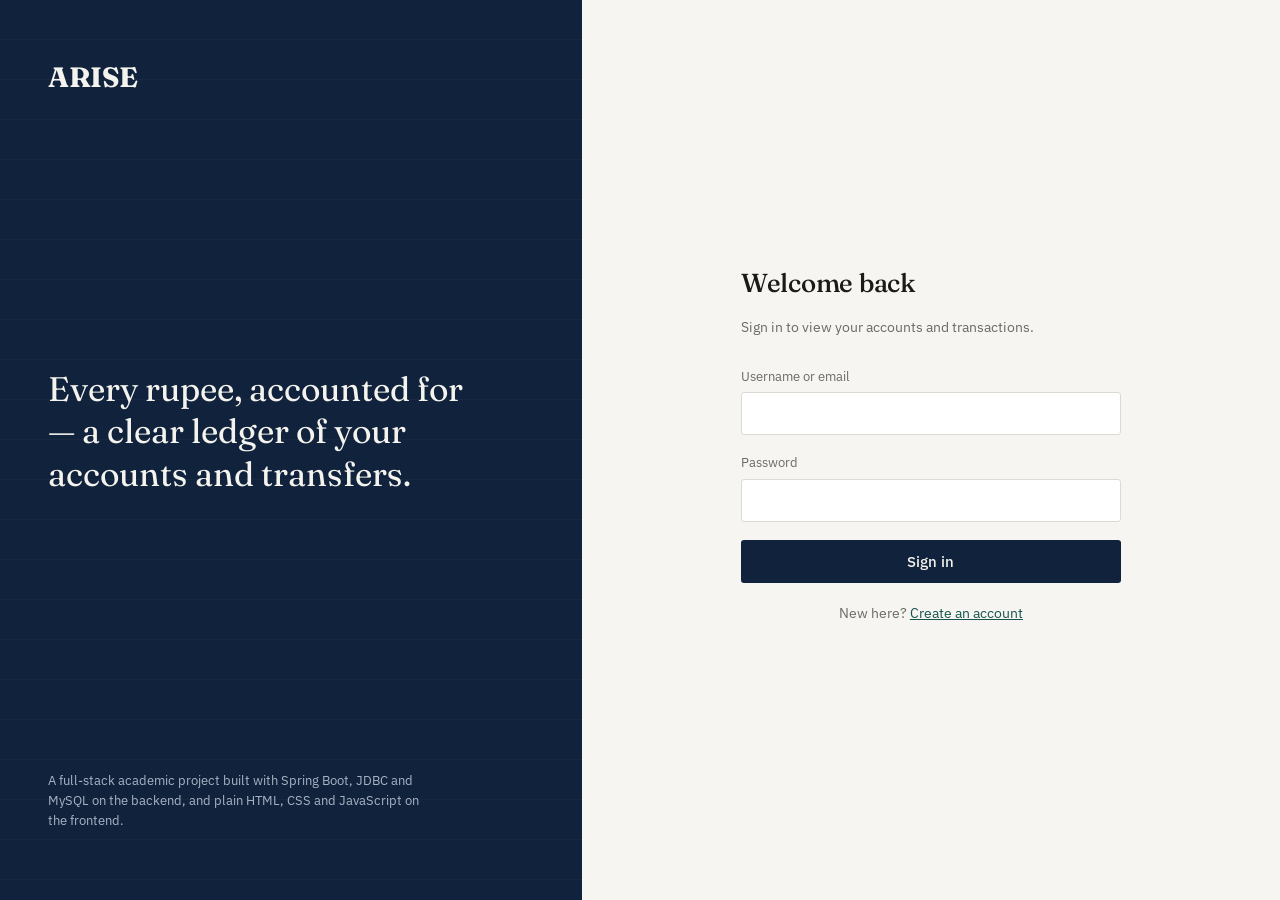
<file: frontend/index.html>
<!DOCTYPE html>
<html lang="en">
<head>
<meta charset="UTF-8" />
<meta name="viewport" content="width=device-width, initial-scale=1.0" />
<title>Sign in · Arise Bank</title>
<link rel="stylesheet" href="css/style.css" />
</head>
<body>

<div class="auth-shell">
  <div class="auth-brand">
    <div class="brand"><B>ARISE</B></div>
    <div>
      <p class="tagline">Every rupee, accounted for — a clear ledger of your accounts and transfers.</p>
    </div>
    <p class="foot-note">A full-stack academic project built with Spring Boot, JDBC and MySQL on the backend, and plain HTML, CSS and JavaScript on the frontend.</p>
  </div>

  <div class="auth-form-side">
    <form class="auth-form" id="loginForm" novalidate>
      <h1>Welcome back</h1>
      <p class="sub">Sign in to view your accounts and transactions.</p>

      <div class="alert" id="alertBox"></div>

      <div class="field">
        <label for="usernameOrEmail">Username or email</label>
        <input type="text" id="usernameOrEmail" required autocomplete="username" />
      </div>

      <div class="field">
        <label for="password">Password</label>
        <input type="password" id="password" required autocomplete="current-password" />
      </div>

      <button type="submit" class="btn btn-primary" id="loginBtn">Sign in</button>

      <p class="auth-switch">New here? <a href="register.html">Create an account</a></p>
    </form>
  </div>
</div>

<script src="js/api.js"></script>
<script src="js/login.js"></script>
</body>
</html>
</file>
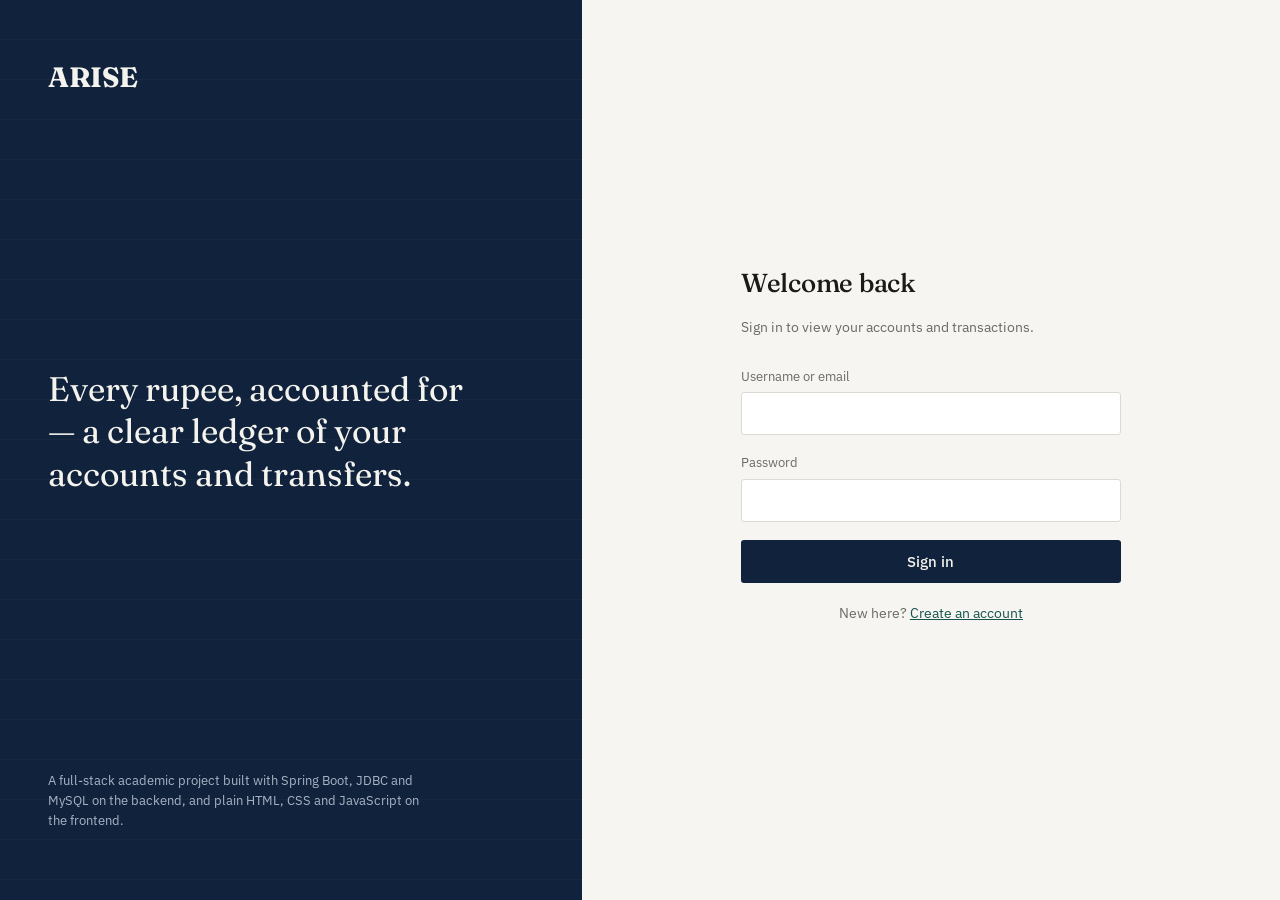
<file: frontend/account.html>
<!DOCTYPE html>
<html lang="en">
<head>
<meta charset="UTF-8" />
<meta name="viewport" content="width=device-width, initial-scale=1.0" />
<title>Accounts · Ledgerly Bank</title>
<link rel="stylesheet" href="css/style.css" />
</head>
<body>

<div class="app-shell">
  <aside class="sidebar">
    <div class="brand">Ledger<span>ly</span></div>
    <nav>
      <a href="dashboard.html">Dashboard</a>
      <a href="account.html" class="active">Accounts</a>
      <a href="transactions.html">Transactions</a>
    </nav>
    <div class="user-chip">
      <strong id="sidebarName">—</strong>
      <span id="sidebarEmail">—</span>
      <button class="logout-btn" onclick="logout()">Log out</button>
    </div>
  </aside>

  <main class="main">
    <div class="page-head">
      <h1>Accounts &amp; profile</h1>
      <p class="sub">Manage your bank accounts and personal details.</p>
    </div>

    <div class="alert" id="pageAlert"></div>

    <!-- Profile panel -->
    <div class="panel">
      <h2>Your profile</h2>
      <p class="panel-sub">These details are stored in the <span class="mono">users</span> table.</p>
      <form id="profileForm">
        <div class="form-inline">
          <div class="field">
            <label for="profName">Full name</label>
            <input type="text" id="profName" required />
          </div>
          <div class="field">
            <label for="profEmail">Email</label>
            <input type="email" id="profEmail" required />
          </div>
        </div>
        <div class="form-inline">
          <div class="field">
            <label for="profPhone">Phone number</label>
            <input type="tel" id="profPhone" required />
          </div>
          <div class="field">
            <label for="profUsername">Username (fixed)</label>
            <input type="text" id="profUsername" disabled />
          </div>
        </div>
        <div class="table-actions">
          <button type="submit" class="btn btn-teal" style="width:auto;">Save changes</button>
          <button type="button" class="btn btn-danger" style="width:auto;" id="deleteAccountBtn">Delete my profile</button>
        </div>
      </form>
    </div>

    <!-- Accounts panel -->
    <div class="panel">
      <div class="toolbar">
        <div>
          <h2 style="margin-bottom:4px;">Your bank accounts</h2>
          <p class="panel-sub" style="margin-bottom:0;">Open a new account or manage an existing one.</p>
        </div>
        <button class="btn btn-primary" style="width:auto;" id="openCreateModal">+ New account</button>
      </div>
      <div class="grid-2" id="accountsGrid">
        <p class="loading-text">Loading accounts…</p>
      </div>
    </div>
  </main>
</div>

<!-- Create account modal -->
<div class="modal-backdrop" id="createModalBackdrop">
  <div class="modal">
    <h3>Open a new account</h3>
    <div class="alert" id="createAlert"></div>
    <form id="createAccountForm">
      <div class="field">
        <label for="newAccountType">Account type</label>
        <select id="newAccountType" required>
          <option value="SAVINGS">Savings</option>
          <option value="CURRENT">Current</option>
        </select>
      </div>
      <div class="field">
        <label for="initialDeposit">Initial deposit (₹)</label>
        <input type="number" id="initialDeposit" min="0" step="0.01" value="0" />
      </div>
      <div class="modal-actions">
        <button type="button" class="btn btn-outline" id="cancelCreate">Cancel</button>
        <button type="submit" class="btn btn-primary">Create account</button>
      </div>
    </form>
  </div>
</div>

<!-- Edit account type modal -->
<div class="modal-backdrop" id="editModalBackdrop">
  <div class="modal">
    <h3>Update account</h3>
    <div class="alert" id="editAlert"></div>
    <form id="editAccountForm">
      <input type="hidden" id="editAccountId" />
      <div class="field">
        <label for="editAccountType">Account type</label>
        <select id="editAccountType" required>
          <option value="SAVINGS">Savings</option>
          <option value="CURRENT">Current</option>
        </select>
      </div>
      <div class="modal-actions">
        <button type="button" class="btn btn-outline" id="cancelEdit">Cancel</button>
        <button type="submit" class="btn btn-primary">Save</button>
      </div>
    </form>
  </div>
</div>

<script src="js/api.js"></script>
<script src="js/account.js"></script>
</body>
</html>
</file>
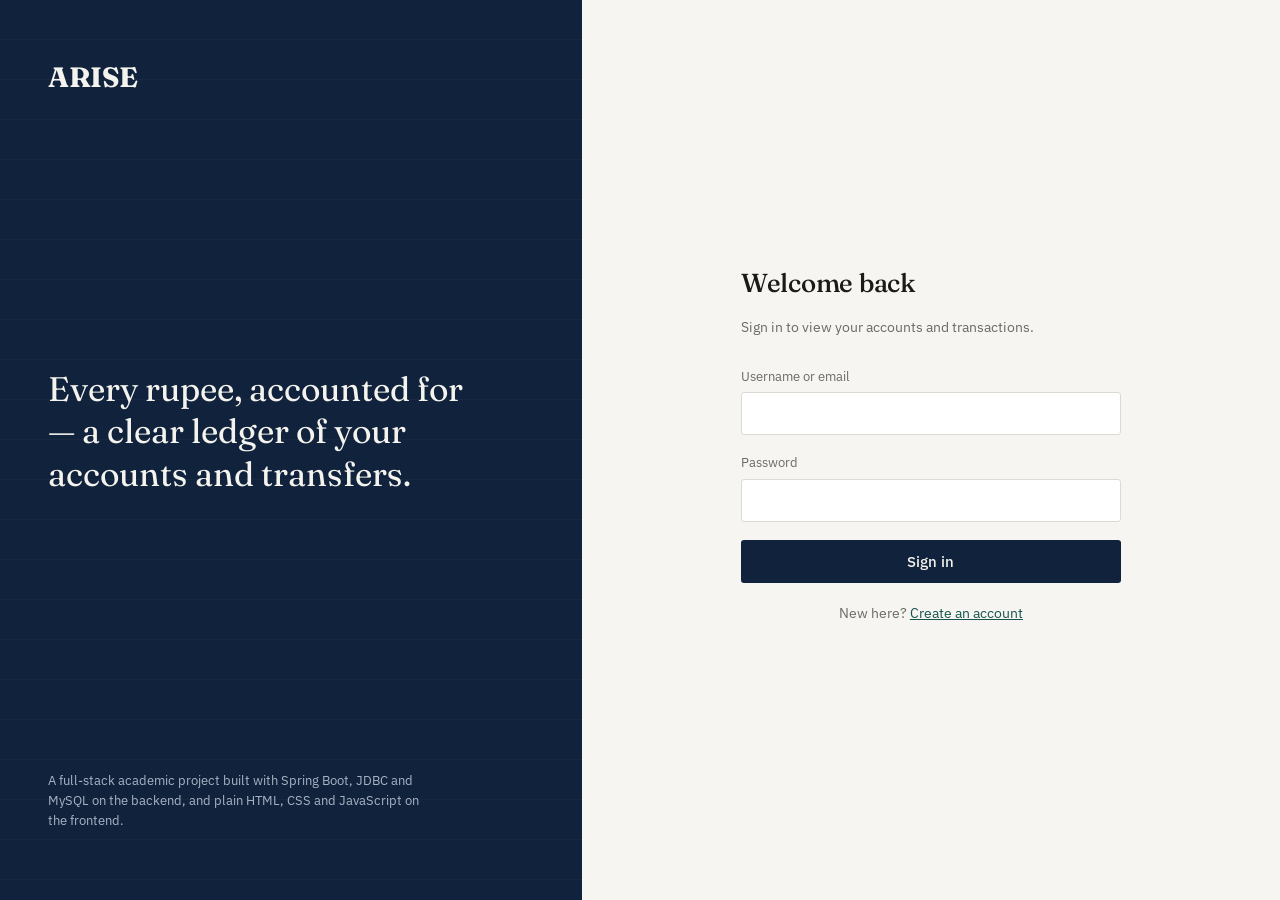
<file: frontend/dashboard.html>
<!DOCTYPE html>
<html lang="en">
<head>
<meta charset="UTF-8" />
<meta name="viewport" content="width=device-width, initial-scale=1.0" />
<title>Dashboard · Ledgerly Bank</title>
<link rel="stylesheet" href="css/style.css" />
</head>
<body>

<div class="app-shell">
  <aside class="sidebar">
    <div class="brand">Ledger<span>ly</span></div>
    <nav>
      <a href="dashboard.html" class="active">Dashboard</a>
      <a href="account.html">Accounts</a>
      <a href="transactions.html">Transactions</a>
    </nav>
    <div class="user-chip">
      <strong id="sidebarName">—</strong>
      <span id="sidebarEmail">—</span>
      <button class="logout-btn" onclick="logout()">Log out</button>
    </div>
  </aside>

  <main class="main">
    <div class="page-head">
      <h1>Dashboard</h1>
      <p class="sub">A snapshot of your accounts and recent activity.</p>
    </div>

    <div class="panel">
      <div class="stat-row" id="statRow">
        <p class="loading-text">Loading your details…</p>
      </div>
    </div>

    <div class="panel">
      <h2>Your accounts</h2>
      <p class="panel-sub">Every bank account linked to your profile.</p>
      <div class="grid-2" id="accountsGrid">
        <p class="loading-text">Loading accounts…</p>
      </div>
    </div>

    <div class="panel">
      <h2>Recent transactions</h2>
      <p class="panel-sub" id="recentSub">Latest activity on your first account.</p>
      <div class="ledger" id="recentLedger">
        <p class="loading-text">Loading transactions…</p>
      </div>
    </div>
  </main>
</div>

<script src="js/api.js"></script>
<script src="js/dashboard.js"></script>
</body>
</html>
</file>
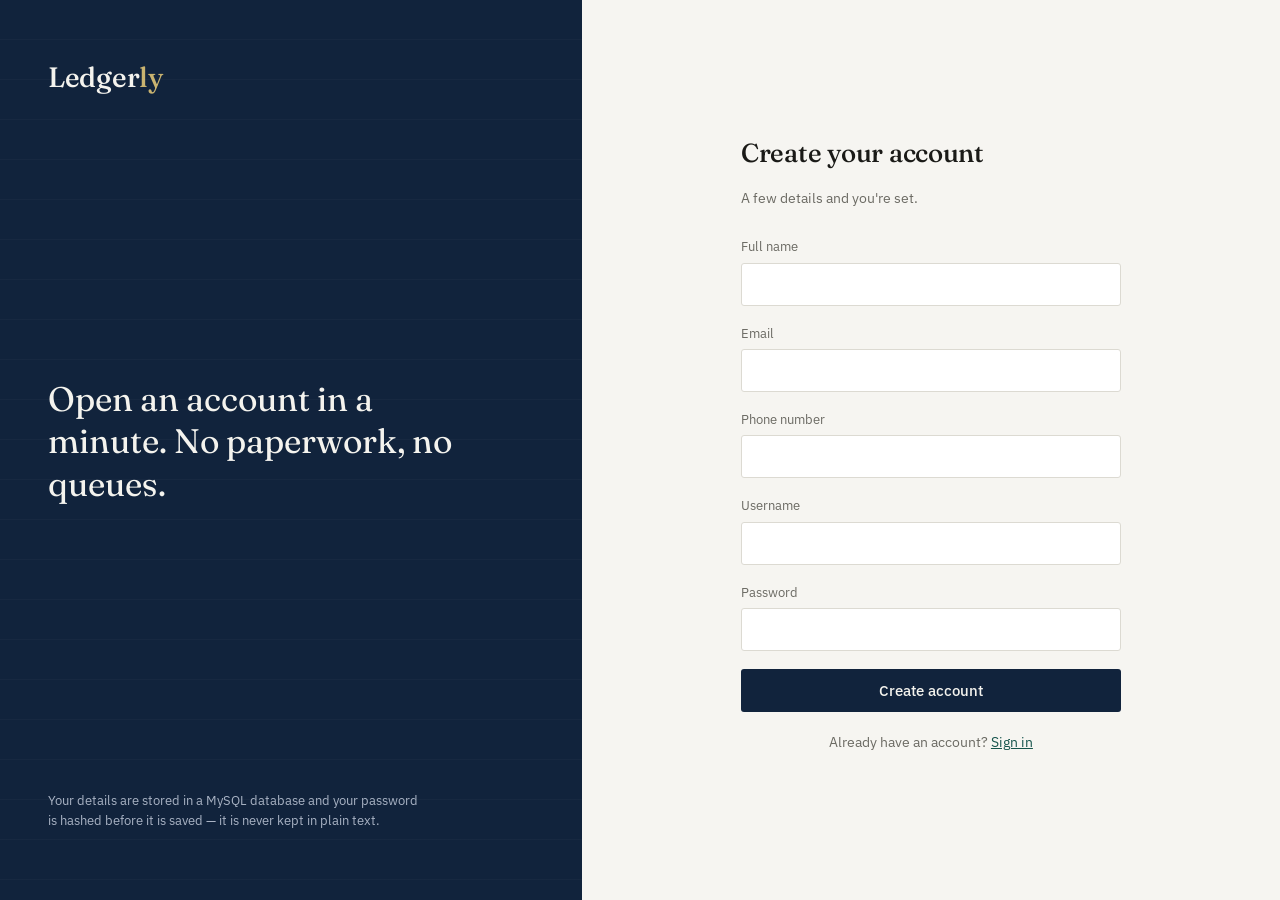
<file: frontend/register.html>
<!DOCTYPE html>
<html lang="en">
<head>
<meta charset="UTF-8" />
<meta name="viewport" content="width=device-width, initial-scale=1.0" />
<title>Create account · Ledgerly Bank</title>
<link rel="stylesheet" href="css/style.css" />
</head>
<body>

<div class="auth-shell">
  <div class="auth-brand">
    <div class="brand">Ledger<span>ly</span></div>
    <div>
      <p class="tagline">Open an account in a minute. No paperwork, no queues.</p>
    </div>
    <p class="foot-note">Your details are stored in a MySQL database and your password is hashed before it is saved — it is never kept in plain text.</p>
  </div>

  <div class="auth-form-side">
    <form class="auth-form" id="registerForm" novalidate>
      <h1>Create your account</h1>
      <p class="sub">A few details and you're set.</p>

      <div class="alert" id="alertBox"></div>

      <div class="field">
        <label for="name">Full name</label>
        <input type="text" id="name" required />
      </div>

      <div class="field">
        <label for="email">Email</label>
        <input type="email" id="email" required autocomplete="email" />
      </div>

      <div class="field">
        <label for="phoneNumber">Phone number</label>
        <input type="tel" id="phoneNumber" required />
      </div>

      <div class="field">
        <label for="username">Username</label>
        <input type="text" id="username" required autocomplete="username" />
      </div>

      <div class="field">
        <label for="password">Password</label>
        <input type="password" id="password" required autocomplete="new-password" />
      </div>

      <button type="submit" class="btn btn-primary" id="registerBtn">Create account</button>

      <p class="auth-switch">Already have an account? <a href="index.html">Sign in</a></p>
    </form>
  </div>
</div>

<script src="js/api.js"></script>
<script src="js/register.js"></script>
</body>
</html>
</file>
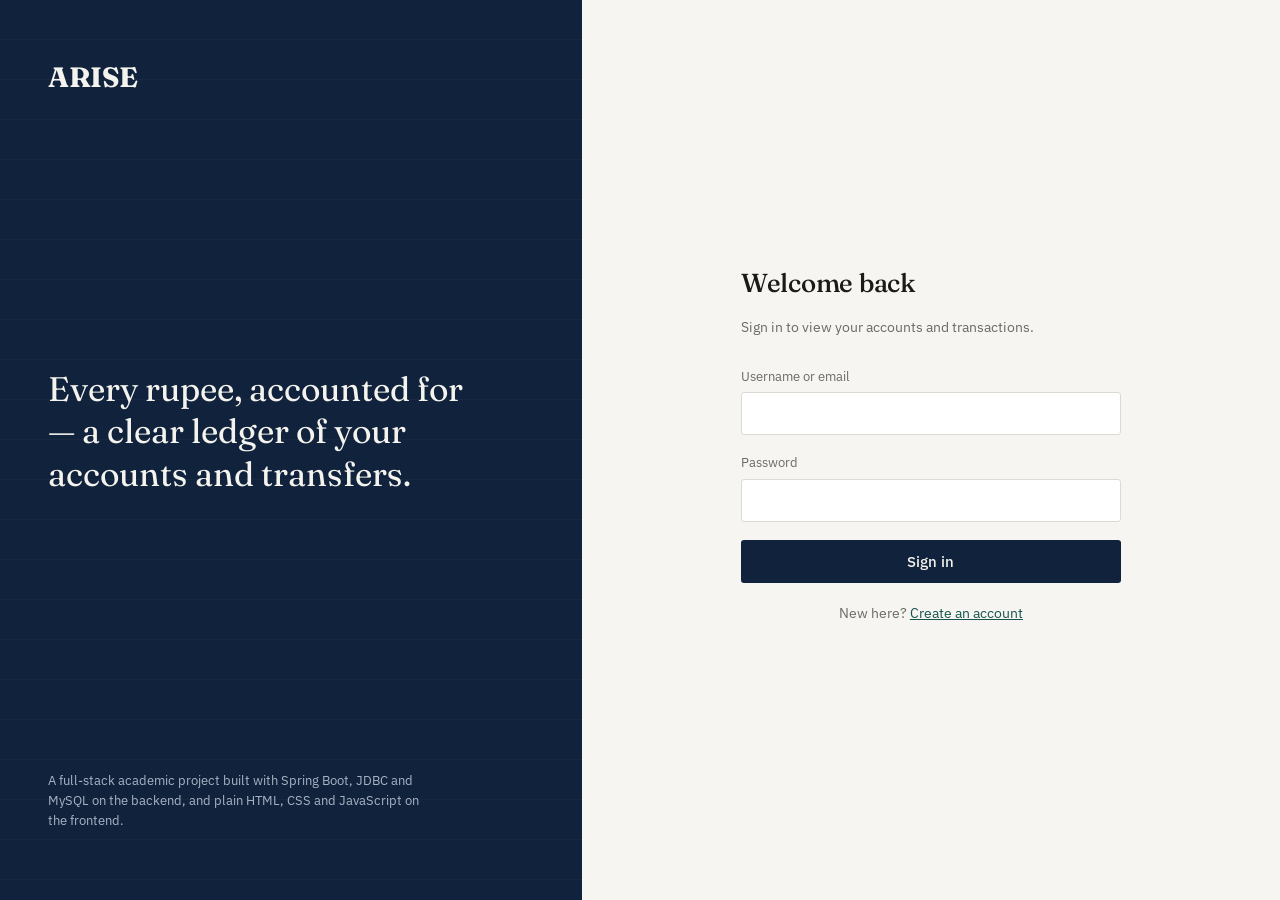
<file: frontend/transactions.html>
<!DOCTYPE html>
<html lang="en">
<head>
<meta charset="UTF-8" />
<meta name="viewport" content="width=device-width, initial-scale=1.0" />
<title>Transactions · Ledgerly Bank</title>
<link rel="stylesheet" href="css/style.css" />
</head>
<body>

<div class="app-shell">
  <aside class="sidebar">
    <div class="brand">Ledger<span>ly</span></div>
    <nav>
      <a href="dashboard.html">Dashboard</a>
      <a href="account.html">Accounts</a>
      <a href="transactions.html" class="active">Transactions</a>
    </nav>
    <div class="user-chip">
      <strong id="sidebarName">—</strong>
      <span id="sidebarEmail">—</span>
      <button class="logout-btn" onclick="logout()">Log out</button>
    </div>
  </aside>

  <main class="main">
    <div class="page-head">
      <h1>Transactions</h1>
      <p class="sub">Move money and review your history.</p>
    </div>

    <div class="panel">
      <div class="field" style="max-width:340px;">
        <label for="accountSelect">Account</label>
        <select id="accountSelect"></select>
      </div>

      <div class="tabs">
        <button data-tab="deposit" class="active">Deposit</button>
        <button data-tab="withdraw">Withdraw</button>
        <button data-tab="transfer">Transfer</button>
      </div>

      <div class="alert" id="txnAlert"></div>

      <form id="depositForm" class="txn-form">
        <div class="form-inline">
          <div class="field">
            <label for="depositAmount">Amount (₹)</label>
            <input type="number" id="depositAmount" min="0.01" step="0.01" required />
          </div>
          <div class="field">
            <label for="depositDesc">Note (optional)</label>
            <input type="text" id="depositDesc" placeholder="e.g. Salary" />
          </div>
        </div>
        <button type="submit" class="btn btn-teal" style="width:auto;">Deposit</button>
      </form>

      <form id="withdrawForm" class="txn-form" style="display:none;">
        <div class="form-inline">
          <div class="field">
            <label for="withdrawAmount">Amount (₹)</label>
            <input type="number" id="withdrawAmount" min="0.01" step="0.01" required />
          </div>
          <div class="field">
            <label for="withdrawDesc">Note (optional)</label>
            <input type="text" id="withdrawDesc" placeholder="e.g. ATM withdrawal" />
          </div>
        </div>
        <button type="submit" class="btn btn-danger" style="width:auto;background:var(--red);color:#fff;">Withdraw</button>
      </form>

      <form id="transferForm" class="txn-form" style="display:none;">
        <div class="form-inline">
          <div class="field">
            <label for="toAccountNumber">Recipient account number</label>
            <input type="text" id="toAccountNumber" required />
          </div>
          <div class="field">
            <label for="transferAmount">Amount (₹)</label>
            <input type="number" id="transferAmount" min="0.01" step="0.01" required />
          </div>
        </div>
        <div class="field">
          <label for="transferDesc">Note (optional)</label>
          <input type="text" id="transferDesc" placeholder="e.g. Rent" />
        </div>
        <button type="submit" class="btn btn-primary" style="width:auto;">Transfer</button>
      </form>
    </div>

    <div class="panel">
      <h2>Transaction history</h2>
      <p class="panel-sub" id="historySub">Full history for the selected account.</p>
      <div class="ledger" id="historyLedger">
        <p class="loading-text">Loading…</p>
      </div>
    </div>
  </main>
</div>

<script src="js/api.js"></script>
<script src="js/transactions.js"></script>
</body>
</html>
</file>
<file: frontend/css/style.css>
/* =====================================================================
   Banking Management System — shared styles
   Design concept: a modern take on a bank passbook/ledger — hairline
   rules instead of card shadows, tabular numerals for money, a deep
   ink sidebar rather than a generic SaaS dashboard shell.
   ===================================================================== */

@import url('https://fonts.googleapis.com/css2?family=Fraunces:opsz,wght@9..144,400;9..144,500;9..144,600&family=IBM+Plex+Sans:wght@400;500;600&family=IBM+Plex+Mono:wght@500&display=swap');

:root {
  --ink: #11233c;
  --ink-soft: #1c3557;
  --paper: #f6f5f1;
  --paper-raised: #ffffff;
  --line: #dcdad2;
  --line-soft: #ebe9e2;
  --teal: #1f6f65;
  --teal-dark: #16544c;
  --gold: #b98a2e;
  --red: #a23b3b;
  --green: #2e7d4f;
  --text: #1a1a17;
  --text-muted: #6b6a63;
  --text-inverse: #f4f3ee;
  --radius: 3px;
  --shadow: 0 1px 2px rgba(17, 35, 60, 0.06);
}

* { box-sizing: border-box; }

body {
  margin: 0;
  font-family: 'IBM Plex Sans', -apple-system, sans-serif;
  background: var(--paper);
  color: var(--text);
  font-size: 15px;
  line-height: 1.55;
}

h1, h2, h3, .brand {
  font-family: 'Fraunces', Georgia, serif;
  font-weight: 500;
  letter-spacing: -0.01em;
  margin: 0;
}

.amount, .mono {
  font-family: 'IBM Plex Mono', monospace;
  font-variant-numeric: tabular-nums;
}

a { color: var(--teal-dark); }

button { font-family: inherit; cursor: pointer; }

/* ---------------- Auth pages (login / register) ---------------- */

.auth-shell {
  min-height: 100vh;
  display: grid;
  grid-template-columns: 1fr;
}

@media (min-width: 900px) {
  .auth-shell { grid-template-columns: 5fr 6fr; }
}

.auth-brand {
  background: var(--ink);
  color: var(--text-inverse);
  padding: 56px 48px;
  display: flex;
  flex-direction: column;
  justify-content: space-between;
  position: relative;
  overflow: hidden;
}

.auth-brand::after {
  content: "";
  position: absolute;
  inset: 0;
  background-image: repeating-linear-gradient(
    to bottom,
    transparent, transparent 39px,
    rgba(244,243,238,0.05) 40px
  );
  pointer-events: none;
}

.auth-brand .brand { font-size: 28px; color: var(--text-inverse); }
.auth-brand .brand span { color: #c9b370; }

.auth-brand .tagline {
  font-family: 'Fraunces', serif;
  font-size: 34px;
  line-height: 1.25;
  max-width: 420px;
  margin-top: 40px;
}

.auth-brand .foot-note {
  font-size: 13px;
  color: #a9b3c4;
  max-width: 380px;
}

.auth-form-side {
  display: flex;
  align-items: center;
  justify-content: center;
  padding: 40px 24px;
}

.auth-form {
  width: 100%;
  max-width: 380px;
}

.auth-form h1 { font-size: 26px; margin-bottom: 6px; }
.auth-form .sub { color: var(--text-muted); margin-bottom: 28px; font-size: 14px; }

/* ---------------- Form elements ---------------- */

.field { margin-bottom: 18px; }

.field label {
  display: block;
  font-size: 12.5px;
  color: var(--text-muted);
  margin-bottom: 6px;
}

.field input, .field select {
  width: 100%;
  padding: 11px 12px;
  border: 1px solid var(--line);
  border-radius: var(--radius);
  background: var(--paper-raised);
  font-size: 14.5px;
  font-family: inherit;
  color: var(--text);
}

.field input:focus, .field select:focus {
  outline: none;
  border-color: var(--teal);
  box-shadow: 0 0 0 3px rgba(31, 111, 101, 0.15);
}

.btn {
  display: inline-flex;
  align-items: center;
  justify-content: center;
  gap: 8px;
  padding: 11px 20px;
  border-radius: var(--radius);
  border: 1px solid transparent;
  font-size: 14.5px;
  font-weight: 500;
  width: 100%;
}

.btn-primary { background: var(--ink); color: var(--text-inverse); }
.btn-primary:hover { background: var(--ink-soft); }

.btn-teal { background: var(--teal); color: white; }
.btn-teal:hover { background: var(--teal-dark); }

.btn-outline { background: transparent; border-color: var(--line); color: var(--text); }
.btn-outline:hover { border-color: var(--ink); }

.btn-danger { background: transparent; border-color: var(--red); color: var(--red); }
.btn-danger:hover { background: var(--red); color: white; }

.auth-switch { margin-top: 20px; font-size: 13.5px; color: var(--text-muted); text-align: center; }

.alert {
  padding: 11px 14px;
  border-radius: var(--radius);
  font-size: 13.5px;
  margin-bottom: 18px;
  display: none;
}
.alert.show { display: block; }
.alert-error { background: #fbeceb; color: var(--red); border: 1px solid #edc9c7; }
.alert-success { background: #e9f3ec; color: var(--green); border: 1px solid #c7e0d0; }

/* ---------------- App shell (dashboard / account / transactions) ---------------- */

.app-shell {
  display: grid;
  grid-template-columns: 240px 1fr;
  min-height: 100vh;
}

@media (max-width: 800px) {
  .app-shell { grid-template-columns: 1fr; }
  .sidebar { display: none; }
}

.sidebar {
  background: var(--ink);
  color: var(--text-inverse);
  padding: 28px 20px;
  display: flex;
  flex-direction: column;
}

.sidebar .brand { color: var(--text-inverse); font-size: 20px; margin-bottom: 36px; }
.sidebar .brand span { color: #c9b370; }

.sidebar nav { display: flex; flex-direction: column; gap: 2px; flex: 1; }

.sidebar nav a {
  color: #cbd3e0;
  text-decoration: none;
  padding: 10px 12px;
  border-radius: var(--radius);
  font-size: 14px;
}

.sidebar nav a:hover { background: rgba(255,255,255,0.06); color: var(--text-inverse); }
.sidebar nav a.active { background: rgba(255,255,255,0.1); color: var(--text-inverse); font-weight: 500; }

.sidebar .user-chip {
  border-top: 1px solid rgba(255,255,255,0.12);
  padding-top: 16px;
  margin-top: 16px;
  font-size: 13px;
  color: #a9b3c4;
}

.sidebar .user-chip strong { display: block; color: var(--text-inverse); font-size: 14px; margin-bottom: 6px; }

.sidebar .logout-btn {
  margin-top: 12px;
  background: transparent;
  border: 1px solid rgba(255,255,255,0.2);
  color: #cbd3e0;
  padding: 8px 12px;
  border-radius: var(--radius);
  font-size: 13px;
  width: 100%;
}
.sidebar .logout-btn:hover { border-color: var(--text-inverse); color: var(--text-inverse); }

.main { padding: 36px 44px; max-width: 980px; }

.page-head { margin-bottom: 28px; }
.page-head h1 { font-size: 26px; }
.page-head .sub { color: var(--text-muted); font-size: 14px; margin-top: 4px; }

/* ---------------- Ledger-style content blocks ---------------- */

.panel {
  background: var(--paper-raised);
  border: 1px solid var(--line-soft);
  border-radius: var(--radius);
  box-shadow: var(--shadow);
  padding: 24px;
  margin-bottom: 24px;
}

.panel h2 { font-size: 17px; margin-bottom: 4px; }
.panel .panel-sub { color: var(--text-muted); font-size: 13px; margin-bottom: 18px; }

.stat-row { display: flex; flex-wrap: wrap; gap: 24px; }

.stat {
  flex: 1;
  min-width: 160px;
  border-left: 3px solid var(--teal);
  padding-left: 14px;
}

.stat .label { font-size: 12.5px; color: var(--text-muted); margin-bottom: 4px; }
.stat .value { font-size: 24px; font-family: 'IBM Plex Mono', monospace; }
.stat .value.balance { color: var(--teal-dark); }

.ledger { border-top: 1px solid var(--line); }

.ledger-row {
  display: flex;
  align-items: center;
  justify-content: space-between;
  padding: 13px 0;
  border-bottom: 1px solid var(--line-soft);
  font-size: 14px;
}

.ledger-row .desc { flex: 1; }
.ledger-row .desc .type { font-weight: 500; }
.ledger-row .desc .meta { color: var(--text-muted); font-size: 12.5px; margin-top: 2px; }
.ledger-row .amt { font-family: 'IBM Plex Mono', monospace; font-size: 14.5px; text-align: right; min-width: 120px; }
.ledger-row .amt.credit { color: var(--green); }
.ledger-row .amt.debit { color: var(--red); }

.empty-state {
  padding: 32px 0;
  text-align: center;
  color: var(--text-muted);
  font-size: 14px;
}

.grid-2 { display: grid; grid-template-columns: 1fr 1fr; gap: 20px; }
@media (max-width: 650px) { .grid-2 { grid-template-columns: 1fr; } }

.account-card {
  border: 1px solid var(--line-soft);
  border-radius: var(--radius);
  padding: 18px;
  background: var(--paper-raised);
}
.account-card .acct-number { font-family: 'IBM Plex Mono', monospace; font-size: 13px; color: var(--text-muted); letter-spacing: 0.03em; }
.account-card .acct-type { font-size: 13px; text-transform: capitalize; color: var(--teal-dark); margin: 6px 0 12px; }
.account-card .acct-balance { font-family: 'IBM Plex Mono', monospace; font-size: 22px; }

.table-actions { display: flex; gap: 10px; }

table.data-table { width: 100%; border-collapse: collapse; font-size: 14px; }
table.data-table th {
  text-align: left;
  font-weight: 500;
  color: var(--text-muted);
  font-size: 12.5px;
  padding: 8px 10px;
  border-bottom: 1px solid var(--line);
}
table.data-table td { padding: 11px 10px; border-bottom: 1px solid var(--line-soft); }
table.data-table tr:hover td { background: var(--paper); }

.badge {
  display: inline-block;
  font-size: 11.5px;
  padding: 3px 8px;
  border-radius: 20px;
  border: 1px solid var(--line);
  color: var(--text-muted);
}

.toolbar { display: flex; justify-content: space-between; align-items: center; margin-bottom: 18px; gap: 12px; flex-wrap: wrap; }

.tabs { display: flex; gap: 4px; margin-bottom: 20px; border-bottom: 1px solid var(--line); }
.tabs button {
  background: none;
  border: none;
  padding: 10px 16px;
  font-size: 14px;
  color: var(--text-muted);
  border-bottom: 2px solid transparent;
  margin-bottom: -1px;
}
.tabs button.active { color: var(--ink); border-bottom-color: var(--teal); font-weight: 500; }

.form-inline { display: grid; grid-template-columns: 1fr 1fr; gap: 16px; }
@media (max-width: 600px) { .form-inline { grid-template-columns: 1fr; } }

.modal-backdrop {
  position: fixed; inset: 0; background: rgba(17,35,60,0.45);
  display: none; align-items: center; justify-content: center; padding: 20px; z-index: 50;
}
.modal-backdrop.show { display: flex; }
.modal {
  background: var(--paper-raised);
  border-radius: var(--radius);
  padding: 26px;
  width: 100%;
  max-width: 420px;
}
.modal h3 { font-size: 18px; margin-bottom: 18px; }
.modal-actions { display: flex; gap: 10px; margin-top: 8px; }

.loading-text { color: var(--text-muted); font-size: 13.5px; }
</file>
